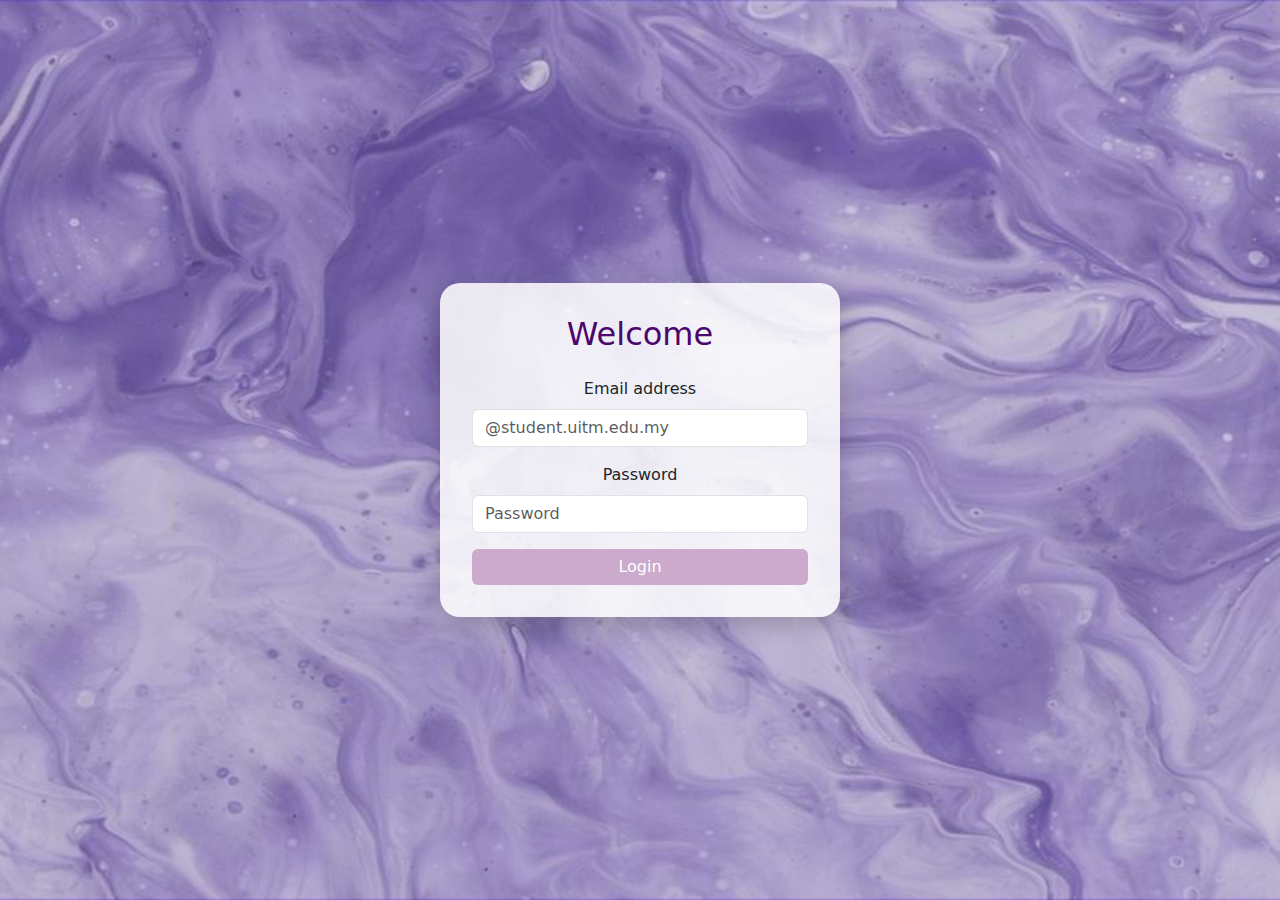
<file: index.html>
<!DOCTYPE html>
<html lang="en">
<head>
  <meta charset="UTF-8">
  <meta name="viewport" content="width=device-width, initial-scale=1.0">
  <title>EduTask Manager - Login</title>
  <!-- Bootstrap 5 CSS -->
  <link href="https://cdn.jsdelivr.net/npm/bootstrap@5.3.2/dist/css/bootstrap.min.css" rel="stylesheet">

  <style>
    /* Background image */
    body {
      background-image: url('pic/indexbg.jpg'); /* pastikan gambar ada dalam folder 'pic' */
      background-size: cover;
      background-position: center;
    }

    /* size login */
    .login-container {
      height: 100vh;
    }

    /* Form box style */
    .login-card {
      background-color: rgba(255, 255, 255, 0.85); /* sedikit transparent */
      padding: 2rem;
      border-radius: 20px;
      box-shadow: 0 8px 25px rgba(0,0,0,0.2);
      width: 100%;
      max-width: 400px;
    }

    /* Button login*/
    .btn-pastel {
      background-color: #CBAACB;
      color: #fff;
      border: none;
    }

    .btn-pastel:hover {
      background-color: #B992B9;
    }

    h2 {
      color: #4b076b;
    }
  </style>
</head>
<body>

  <div class="login-container d-flex justify-content-center align-items-center vh-100">
    <div class="login-card text-center">
      <h2 class="mb-4">Welcome</h2>
      <form id="loginForm">
        <div class="mb-3">
          <label for="email" class="form-label">Email address</label>
          <input type="email" class="form-control" id="email" placeholder="@student.uitm.edu.my">
          <div id="emailError" class="text-danger small mt-1" style="display:none;"></div>
        </div>
        <div class="mb-3">
          <label for="password" class="form-label">Password</label>
          <input type="password" class="form-control" id="password" placeholder="Password">
          <div id="passwordError" class="text-danger small mt-1" style="display:none;"></div>
        </div>
        <div class="d-grid">
          <button type="button" id="loginBtn" class="btn btn-pastel">Login</button>
        </div>
      </form>
    </div>
  </div>

  <!-- Bootstrap JS -->
  <script src="https://cdn.jsdelivr.net/npm/bootstrap@5.3.2/dist/js/bootstrap.bundle.min.js"></script>
  <!-- Custom JS -->
  <script src="app.js"></script>
  <script>
    document.getElementById('loginBtn').addEventListener('click', function() {
      const emailInput = document.getElementById('email');
      const passwordInput = document.getElementById('password');
      const emailError = document.getElementById('emailError');
      const passwordError = document.getElementById('passwordError');
      let valid = true;
      // Email validation
      const email = emailInput.value.trim();
      const emailPattern = /^[a-zA-Z0-9._%+-]+@student\.uitm\.edu\.my$/;
      if (!emailPattern.test(email)) {
        emailError.textContent = 'Please enter a valid @student.uitm.edu.my email.';
        emailError.style.display = 'block';
        valid = false;
      } else {
        emailError.style.display = 'none';
      }
      // Password validation (example: password must be 'uitm123')
      const password = passwordInput.value;
      if (password !== 'uitm123') {
        passwordError.textContent = 'Incorrect password.';
        passwordError.style.display = 'block';
        valid = false;
      } else {
        passwordError.style.display = 'none';
      }
      // If valid, redirect (simulate login)
      if (valid) {
        window.location.href = 'dashboard.html';
      }
    });
  </script>
</body>
</html>
</file>
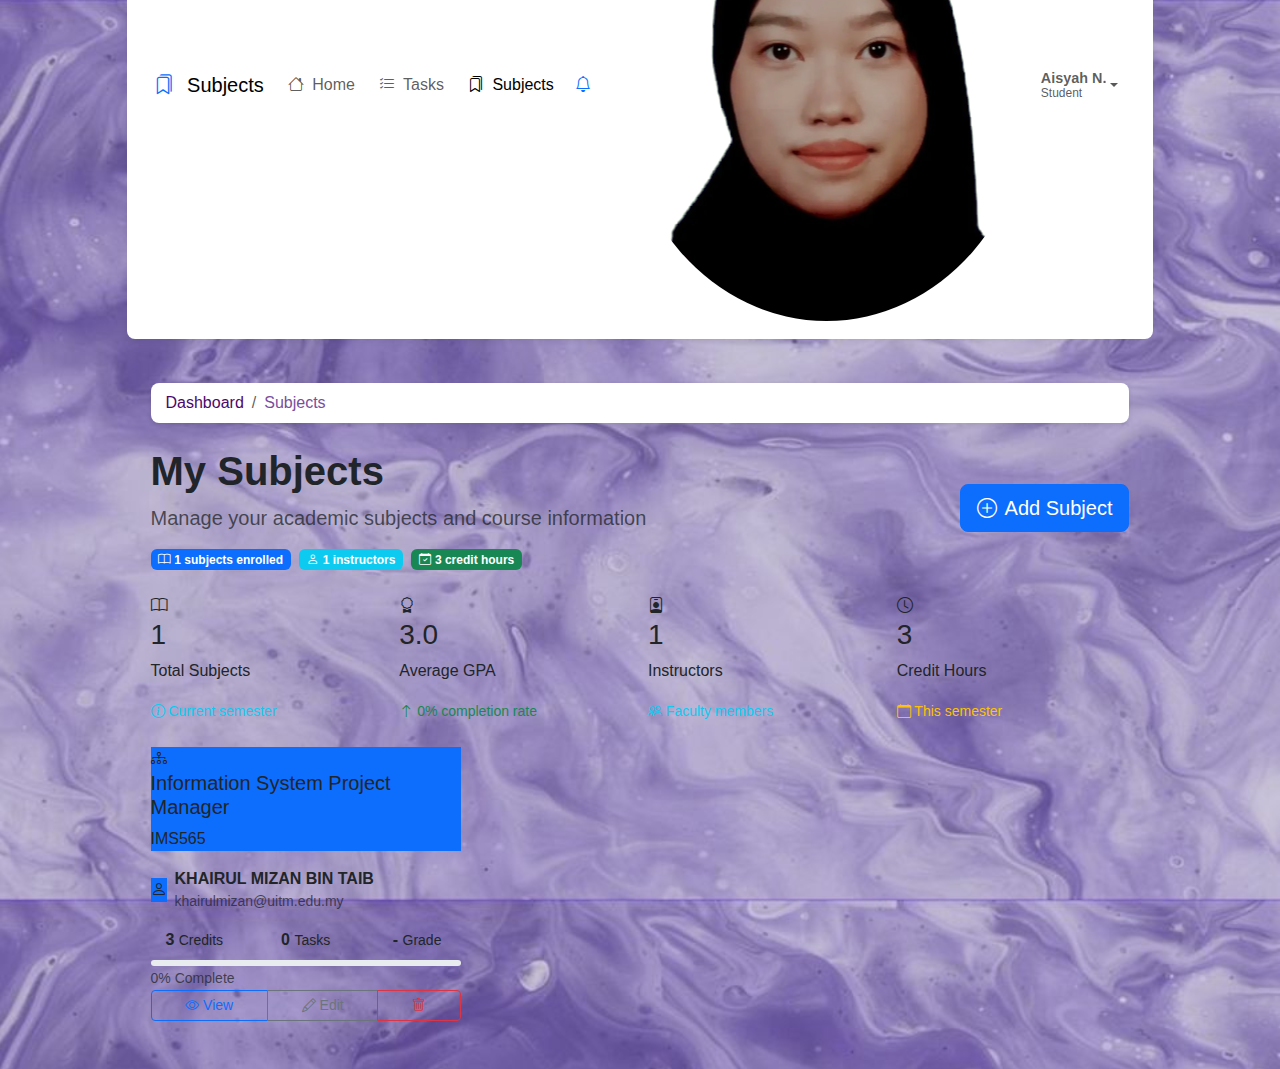
<file: subjects.html>
<!DOCTYPE html>
<html lang="en">
<head>
  <meta charset="UTF-8">
  <meta name="viewport" content="width=device-width, initial-scale=1.0">
  <title>EduTask Manager- Subjects</title>
  <link href="https://cdn.jsdelivr.net/npm/bootstrap@5.3.2/dist/css/bootstrap.min.css" rel="stylesheet">
  <link href="https://cdn.jsdelivr.net/npm/bootstrap-icons@1.11.1/font/bootstrap-icons.css" rel="stylesheet">
  <link rel="stylesheet" href="css/style.css">
</head>
<body data-page="subjects" class="dashboard-body">

<div class="app-container d-flex">
  <!-- Mobile Toggle Button (already present in navbar, so skip duplicate) -->

  <!-- Sidebar -->
  <div class="offcanvas offcanvas-start d-lg-block sidebar-wrapper" tabindex="-1" id="sidebarOffcanvas">
    <div class="offcanvas-header d-lg-none">
      <h5 class="offcanvas-title text-white">Menu</h5>
      <button type="button" class="btn-close btn-close-white" data-bs-dismiss="offcanvas"></button>
    </div>
    <nav class="sidebar bg-gradient-purple p-3 h-100">
      <div class="sidebar-brand mb-4">
        <h4 class="text-white fw-bold mb-0">
          <i class="bi bi-check-circle-fill me-2"></i>
          Task Manager
        </h4>
      </div>
      <ul class="nav flex-column sidebar-nav">
        <li class="nav-item mb-2">
          <a href="dashboard.html" class="nav-link">
            <i class="bi bi-speedometer2 me-2"></i> 
            <span>Dashboard</span>
          </a>
        </li>
        <li class="nav-item mb-2">
          <a href="tasks.html" class="nav-link">
            <i class="bi bi-list-check me-2"></i> 
            <span>Tasks</span>
          </a>
        </li>
        <li class="nav-item mb-2">
          <a href="subjects.html" class="nav-link active">
            <i class="bi bi-bookmarks me-2"></i> 
            <span>Subjects</span>
          </a>
        </li>
        <li class="nav-item mb-2">
          <a href="profile.html" class="nav-link">
            <i class="bi bi-person-badge me-2"></i> 
            <span>Profile</span>
          </a>
        </li>
      </ul>
      <div class="sidebar-footer mt-auto pt-3">
        <a href="index.html" class="nav-link logout-link">
          <i class="bi bi-box-arrow-right me-2"></i> 
          <span>Logout</span>
        </a>
      </div>
    </nav>
  </div>

  <!-- Main Content Area -->
<div class="main-content flex-grow-1">
    <!-- TOP NAVBAR -->
    <header class="top-navbar navbar navbar-expand-lg">
      <div class="container-fluid">
        <div class="d-flex align-items-center">
          <button class="btn d-lg-none me-2 mobile-sidebar-toggle" type="button" data-bs-toggle="offcanvas" data-bs-target="#sidebarOffcanvas">
            <i class="bi bi-list"></i>
          </button>
          <h4 class="navbar-brand mb-0">
            <i class="bi bi-bookmarks me-2 text-primary"></i>
            Subjects
          </h4>
        </div>

        <!-- Navbar Center - Navigation Links -->
        <div class="navbar-nav d-flex flex-row align-items-center gap-2 d-none d-lg-flex">
          <div class="nav-item">
            <a class="nav-link" href="dashboard.html">
              <i class="bi bi-house me-1"></i>
              <span class="d-none d-xl-inline">Home</span>
            </a>
          </div>
          <div class="nav-item">
            <a class="nav-link" href="tasks.html">
              <i class="bi bi-list-check me-1"></i>
              <span class="d-none d-xl-inline">Tasks</span>
            </a>
          </div>
          <div class="nav-item">
            <a class="nav-link active" href="subjects.html">
              <i class="bi bi-bookmarks me-1"></i>
              <span class="d-none d-xl-inline">Subjects</span>
            </a>
          </div>
        </div>

        <!-- Navbar Right - User Actions -->
        <div class="navbar-nav d-flex flex-row align-items-center gap-2">

          <!-- Notifications -->
          <div class="nav-item dropdown">
            <button class="btn btn-link position-relative notification-btn" type="button" data-bs-toggle="dropdown">
              <i class="bi bi-bell"></i>
              <span class="position-absolute top-0 start-100 translate-middle badge rounded-pill bg-danger notification-badge">3</span>
            </button>
            <ul class="dropdown-menu dropdown-menu-end" style="width: 320px;">
              <li class="dropdown-header d-flex justify-content-between align-items-center">
                <span class="fw-bold">Notifications</span>
                <button class="btn btn-sm btn-link text-primary p-0">Mark all read</button>
              </li>
              <li><hr class="dropdown-divider"></li>
              <li>
                <a class="dropdown-item py-3" href="#">
                  <div class="d-flex">
                    <div class="flex-shrink-0 me-3">
                      <div class="bg-warning rounded-circle d-flex align-items-center justify-content-center" style="width: 32px; height: 32px;">
                        <i class="bi bi-clock text-white"></i>
                      </div>
                    </div>
                    <div class="flex-grow-1">
                      <strong>Assignment Due Soon</strong>
                      <div class="text-muted small">Web Design project due in 2 hours</div>
                      <div class="text-muted small">2 minutes ago</div>
                    </div>
                  </div>
                </a>
              </li>
              <li>
                <a class="dropdown-item py-3" href="#">
                  <div class="d-flex">
                    <div class="flex-shrink-0 me-3">
                      <div class="bg-success rounded-circle d-flex align-items-center justify-content-center" style="width: 32px; height: 32px;">
                        <i class="bi bi-check text-white"></i>
                      </div>
                    </div>
                    <div class="flex-grow-1">
                      <strong>Task Completed</strong>
                      <div class="text-muted small">Research paper submitted successfully</div>
                      <div class="text-muted small">1 hour ago</div>
                    </div>
                  </div>
                </a>
              </li>
              <li>
                <a class="dropdown-item py-3" href="#">
                  <div class="d-flex">
                    <div class="flex-shrink-0 me-3">
                      <div class="bg-primary rounded-circle d-flex align-items-center justify-content-center" style="width: 32px; height: 32px;">
                        <i class="bi bi-calendar text-white"></i>
                      </div>
                    </div>
                    <div class="flex-grow-1">
                      <strong>New Class Schedule</strong>
                      <div class="text-muted small">LCC501 moved to Room A102</div>
                      <div class="text-muted small">3 hours ago</div>
                    </div>
                  </div>
                </a>
              </li>
              <li><hr class="dropdown-divider"></li>
              <li><a class="dropdown-item text-center text-primary" href="#">View all notifications</a></li>
            </ul>
          </div>
          <!-- Profile Dropdown -->
          <div class="nav-item dropdown">
            <a class="nav-link dropdown-toggle d-flex align-items-center" href="#" role="button" data-bs-toggle="dropdown">
              <img src="pic/profileid.png" class="profile-avatar rounded-circle me-2" alt="Profile">
              <div class="d-none d-md-block text-start">
                <div class="fw-bold" style="font-size: 0.9rem; line-height: 1.2;">Aisyah N.</div>
                <div class="text-muted" style="font-size: 0.75rem; line-height: 1;">Student</div>
              </div>
            </a>
            <ul class="dropdown-menu dropdown-menu-end">
              <li class="dropdown-header">
                <div class="d-flex align-items-center">
                  <img src="pic/profileid.png" class="rounded-circle me-2" width="40" height="40" alt="Profile">
                  <div>
                    <div class="fw-bold">Aisyah Nadhirah</div>
                    <div class="text-muted small">2025180137</div>
                  </div>
                </div>
              </li>
              <li><hr class="dropdown-divider"></li>
              <li><a class="dropdown-item" href="profile.html"><i class="bi bi-person me-2"></i>My Profile</a></li>
              <li><hr class="dropdown-divider"></li>
              <li><a class="dropdown-item text-danger" href="index.html"><i class="bi bi-box-arrow-right me-2"></i>Sign Out</a></li>
            </ul>
          </div>
      </div>
    </header>

    <!-- Content -->
    <main class="content-wrapper p-3 p-lg-4">
      <!-- Breadcrumb -->
      <nav aria-label="breadcrumb" class="mb-4">
        <ol class="breadcrumb custom-breadcrumb" id="breadcrumb">
          <!-- JS will populate breadcrumb here -->
        </ol>
      </nav>

      <!-- Page Header -->
      <div class="page-header mb-4">
        <div class="row align-items-center">
          <div class="col-md-8">
            <h1 class="display-6 fw-bold text-gradient mb-2">My Subjects</h1>
            <p class="lead text-muted mb-3">Manage your academic subjects and course information</p>
            <div class="d-flex flex-wrap gap-2">
              <span class="badge bg-primary" id="headerSubjectsBadge"><i class="bi bi-book me-1"></i><span class="header-subjects-count">0</span> subjects enrolled</span>
              <span class="badge bg-info" id="headerInstructorsBadge"><i class="bi bi-person me-1"></i><span class="header-instructors-count">0</span> instructors</span>
              <span class="badge bg-success" id="headerCreditsBadge"><i class="bi bi-calendar-check me-1"></i><span class="header-credits-count">0</span> credit hours</span>
            </div>
          </div>
          <div class="col-md-4 text-end">
            <button class="btn btn-primary btn-lg" data-bs-toggle="modal" data-bs-target="#addSubjectModal">
              <i class="bi bi-plus-circle me-2"></i>Add Subject
            </button>
          </div>
        </div>
      </div>

      <!-- Subject Stats -->
      <div class="row g-3 mb-4">
        <div class="col-lg-3 col-md-6">
          <div class="stats-card stats-primary">
            <div class="stats-icon">
              <i class="bi bi-book"></i>
            </div>
            <div class="stats-content">
              <h3 class="stats-number">5</h3>
              <p class="stats-label">Total Subjects</p>
              <small class="stats-change text-info">
                <i class="bi bi-info-circle"></i> Current semester
              </small>
            </div>
          </div>
        </div>
        <div class="col-lg-3 col-md-6">
          <div class="stats-card stats-success">
            <div class="stats-icon">
              <i class="bi bi-award"></i>
            </div>
            <div class="stats-content">
              <h3 class="stats-number">4.2</h3>
              <p class="stats-label">Average GPA</p>
              <small class="stats-change text-success">
                <i class="bi bi-arrow-up"></i> +0.3 from last sem
              </small>
            </div>
          </div>
        </div>
        <div class="col-lg-3 col-md-6">
          <div class="stats-card stats-info">
            <div class="stats-icon">
              <i class="bi bi-person-badge"></i>
            </div>
            <div class="stats-content">
              <h3 class="stats-number">4</h3>
              <p class="stats-label">Instructors</p>
              <small class="stats-change text-info">
                <i class="bi bi-people"></i> Faculty members
              </small>
            </div>
          </div>
        </div>
        <div class="col-lg-3 col-md-6">
          <div class="stats-card stats-warning">
            <div class="stats-icon">
              <i class="bi bi-clock"></i>
            </div>
            <div class="stats-content">
              <h3 class="stats-number">18</h3>
              <p class="stats-label">Credit Hours</p>
              <small class="stats-change text-warning">
                <i class="bi bi-calendar"></i> This semester
              </small>
            </div>
          </div>
        </div>
      </div>

      <!-- Subject Cards Grid -->
<div id="subjectCardGrid" class="row g-4 mb-4"></div>


    </main>
  </div>

<!-- Add Subject Modal -->
<div class="modal fade" id="addSubjectModal" tabindex="-1" aria-labelledby="addSubjectModalLabel" aria-hidden="true">
  <div class="modal-dialog modal-lg modal-dialog-centered">
    <div class="modal-content">
      <div class="modal-header">
        <h5 class="modal-title" id="addSubjectModalLabel">
          <i class="bi bi-plus-circle me-2"></i>
          Add New Subject
        </h5>
        <button type="button" class="btn-close" data-bs-dismiss="modal" aria-label="Close"></button>
      </div>
      <div class="modal-body">
        <form id="addSubjectForm">
          <div class="row">
            <div class="col-md-8">
              <div class="mb-3">
                <label for="subjectName" class="form-label">Subject Name</label>
                <input type="text" class="form-control" id="subjectName" placeholder="Enter subject name..." required>
              </div>
            </div>
            <div class="col-md-4">
              <div class="mb-3">
                <label for="subjectCode" class="form-label">Subject Code</label>
                <input type="text" class="form-control" id="subjectCode" placeholder="e.g., CS101" required>
              </div>
            </div>
          </div>
          
          <div class="mb-3">
            <label for="subjectDescription" class="form-label">Description</label>
            <textarea class="form-control" id="subjectDescription" rows="3" placeholder="Brief description of the subject..."></textarea>
          </div>
          
          <div class="row">
            <div class="col-md-6">
              <div class="mb-3">
                <label for="instructor" class="form-label">Instructor Name</label>
                <input type="text" class="form-control" id="instructor" placeholder="Dr. John Smith" required>
              </div>
            </div>
            <div class="col-md-6">
              <div class="mb-3">
                <label for="instructorEmail" class="form-label">Instructor Email</label>
                <input type="email" class="form-control" id="instructorEmail" placeholder="instructor@uitm.edu.my">
              </div>
            </div>
          </div>
          
          <div class="row">
            <div class="col-md-4">
              <div class="mb-3">
                <label for="subjectCredits" class="form-label">Credit Hours</label>
                <select class="form-select" id="subjectCredits" required>
                  <option value="">Select credits...</option>
                  <option value="1">1 Credit</option>
                  <option value="2">2 Credits</option>
                  <option value="3">3 Credits</option>
                  <option value="4">4 Credits</option>
                  <option value="6">6 Credits</option>
                </select>
              </div>
            </div>
            <div class="col-md-4">
              <div class="mb-3">
                <label for="subjectSemester" class="form-label">Semester</label>
                <select class="form-select" id="subjectSemester" required>
                  <option value="">Select semester...</option>
                  <option value="1">Semester 1</option>
                  <option value="2">Semester 2</option>
                  <option value="3">Semester 3</option>
                  <option value="summer">Summer</option>
                </select>
              </div>
            </div>
            <div class="col-md-4">
              <div class="mb-3">
                <label for="subjectYear" class="form-label">Academic Year</label>
                <input type="text" class="form-control" id="subjectYear" placeholder="2024/2025" required>
              </div>
            </div>
          </div>
          
          <div class="row">
            <div class="col-md-6">
              <div class="mb-3">
                <label for="subjectDays" class="form-label">Class Days</label>
                <input type="text" class="form-control" id="subjectDays" placeholder="Mon, Wed, Fri">
              </div>
            </div>
            <div class="col-md-6">
              <div class="mb-3">
                <label for="subjectTime" class="form-label">Class Time</label>
                <input type="text" class="form-control" id="subjectTime" placeholder="10:00 AM - 12:00 PM">
              </div>
            </div>
          </div>
          
          <div class="mb-3">
            <label for="subjectRoom" class="form-label">Classroom</label>
            <input type="text" class="form-control" id="subjectRoom" placeholder="Room A101, Building 2">
          </div>
          
          <div class="row">
            <div class="col-md-6">
              <div class="mb-3">
                <label for="subjectColor" class="form-label">Color Theme</label>
                <select class="form-select" id="subjectColor">
                  <option value="primary">Blue (Primary)</option>
                  <option value="info">Cyan (Info)</option>
                  <option value="success">Green (Success)</option>
                  <option value="warning">Yellow (Warning)</option>
                  <option value="danger">Red (Danger)</option>
                  <option value="secondary">Gray (Secondary)</option>
                </select>
              </div>
            </div>
            <div class="col-md-6">
              <div class="mb-3">
                <label for="subjectIcon" class="form-label">Icon</label>
                <select class="form-select" id="subjectIcon">
                  <option value="bi-book">📚 Book</option>
                  <option value="bi-cpu">💻 Computer</option>
                  <option value="bi-palette">🎨 Design</option>
                  <option value="bi-calculator">🧮 Mathematics</option>
                  <option value="bi-search">🔍 Research</option>
                  <option value="bi-graph-up">📊 Analytics</option>
                  <option value="bi-globe">🌐 Web</option>
                  <option value="bi-lightbulb">💡 Innovation</option>
                </select>
              </div>
            </div>  
          </div>
        </form>
      </div>
      <div class="modal-footer">
        <button type="button" class="btn btn-secondary" data-bs-dismiss="modal">Cancel</button>
        <button type="submit" form="addSubjectForm" class="btn btn-primary">
          <i class="bi bi-check-circle me-1"></i>
          Add Subject
        </button>
      </div>
    </div>
  </div>
</div>


<!-- Edit Subject Modal -->
<div class="modal fade" id="editSubjectModal" tabindex="-1" aria-labelledby="editSubjectModalLabel" aria-hidden="true">
  <div class="modal-dialog modal-lg modal-dialog-centered">
    <div class="modal-content">
      <div class="modal-header">
        <h5 class="modal-title" id="editSubjectModalLabel">
          <i class="bi bi-pencil me-2"></i>
          Edit Subject
        </h5>
        <button type="button" class="btn-close" data-bs-dismiss="modal" aria-label="Close"></button>
      </div>
      <div class="modal-body">
        <form id="editSubjectForm">
          <input type="hidden" id="editSubjectIndex">
          <div class="row">
            <div class="col-md-8">
              <div class="mb-3">
                <label for="editSubjectName" class="form-label">Subject Name</label>
                <input type="text" class="form-control" id="editSubjectName" required>
              </div>
            </div>
            <div class="col-md-4">
              <div class="mb-3">
                <label for="editSubjectCode" class="form-label">Subject Code</label>
                <input type="text" class="form-control" id="editSubjectCode" required>
              </div>
            </div>
          </div>
          <div class="mb-3">
            <label for="editSubjectDescription" class="form-label">Description</label>
            <textarea class="form-control" id="editSubjectDescription" rows="3"></textarea>
          </div>
          <div class="row">
            <div class="col-md-6">
              <div class="mb-3">
                <label for="editInstructor" class="form-label">Instructor Name</label>
                <input type="text" class="form-control" id="editInstructor" required>
              </div>
            </div>
            <div class="col-md-6">
              <div class="mb-3">
                <label for="editInstructorEmail" class="form-label">Instructor Email</label>
                <input type="email" class="form-control" id="editInstructorEmail">
              </div>
            </div>
          </div>
          <div class="row">
            <div class="col-md-4">
              <div class="mb-3">
                <label for="editSubjectCredits" class="form-label">Credit Hours</label>
                <select class="form-select" id="editSubjectCredits" required>
                  <option value="1">1 Credit</option>
                  <option value="2">2 Credits</option>
                  <option value="3">3 Credits</option>
                  <option value="4">4 Credits</option>
                  <option value="6">6 Credits</option>
                </select>
              </div>
            </div>
            <div class="col-md-4">
              <div class="mb-3">
                <label for="editSubjectSemester" class="form-label">Semester</label>
                <select class="form-select" id="editSubjectSemester" required>
                  <option value="1">Semester 1</option>
                  <option value="2">Semester 2</option>
                  <option value="3">Semester 3</option>
                  <option value="summer">Summer</option>
                </select>
              </div>
            </div>
            <div class="col-md-4">
              <div class="mb-3">
                <label for="editSubjectYear" class="form-label">Academic Year</label>
                <input type="text" class="form-control" id="editSubjectYear" required>
              </div>
            </div>
          </div>
          <div class="row">
            <div class="col-md-6">
              <div class="mb-3">
                <label for="editSubjectDays" class="form-label">Class Days</label>
                <input type="text" class="form-control" id="editSubjectDays">
              </div>
            </div>
            <div class="col-md-6">
              <div class="mb-3">
                <label for="editSubjectTime" class="form-label">Class Time</label>
                <input type="text" class="form-control" id="editSubjectTime">
              </div>
            </div>
          </div>
          <div class="mb-3">
            <label for="editSubjectRoom" class="form-label">Classroom</label>
            <input type="text" class="form-control" id="editSubjectRoom">
          </div>
          <div class="row">
            <div class="col-md-6">
              <div class="mb-3">
                <label for="editSubjectColor" class="form-label">Color Theme</label>
                <select class="form-select" id="editSubjectColor">
                  <option value="primary">Blue (Primary)</option>
                  <option value="info">Cyan (Info)</option>
                  <option value="success">Green (Success)</option>
                  <option value="warning">Yellow (Warning)</option>
                  <option value="danger">Red (Danger)</option>
                  <option value="secondary">Gray (Secondary)</option>
                </select>
              </div>
            </div>
            <div class="col-md-6">
              <div class="mb-3">
                <label for="editSubjectIcon" class="form-label">Icon</label>
                <select class="form-select" id="editSubjectIcon">
                  <option value="bi-book">📚 Book</option>
                  <option value="bi-cpu">💻 Computer</option>
                  <option value="bi-palette">🎨 Design</option>
                  <option value="bi-calculator">🧮 Mathematics</option>
                  <option value="bi-search">🔍 Research</option>
                  <option value="bi-graph-up">📊 Analytics</option>
                  <option value="bi-globe">🌐 Web</option>
                  <option value="bi-lightbulb">💡 Innovation</option>
                </select>
              </div>
            </div>
          </div>
        </form>
      </div>
      <div class="modal-footer">
        <button type="button" class="btn btn-secondary" data-bs-dismiss="modal">Cancel</button>
        <button type="submit" form="editSubjectForm" class="btn btn-primary">
          <i class="bi bi-check-circle me-1"></i>
          Save Changes
        </button>
      </div>
    </div>
  </div>
</div>

<!-- View Subject Modal -->
<div class="modal fade" id="viewSubjectModal" tabindex="-1" aria-labelledby="viewSubjectModalLabel" aria-hidden="true">
  <div class="modal-dialog modal-lg modal-dialog-centered">
    <div class="modal-content">
      <div class="modal-header">
        <h5 class="modal-title" id="viewSubjectModalLabel">
          <i class="bi bi-eye me-2"></i>
          Subject Details
        </h5>
        <button type="button" class="btn-close" data-bs-dismiss="modal" aria-label="Close"></button>
      </div>
      <div class="modal-body">
        <div id="viewSubjectDetails"></div>
      </div>
      <div class="modal-footer">
        <button type="button" class="btn btn-secondary" data-bs-dismiss="modal">Close</button>
      </div>
    </div>
  </div>
</div>

  <!-- Bootstrap JS -->
  <script src="https://cdn.jsdelivr.net/npm/bootstrap@5.3.2/dist/js/bootstrap.bundle.min.js"></script>
  <!-- Custom JS -->
  <script src="app.js"></script>
</body>
</html>
</file>
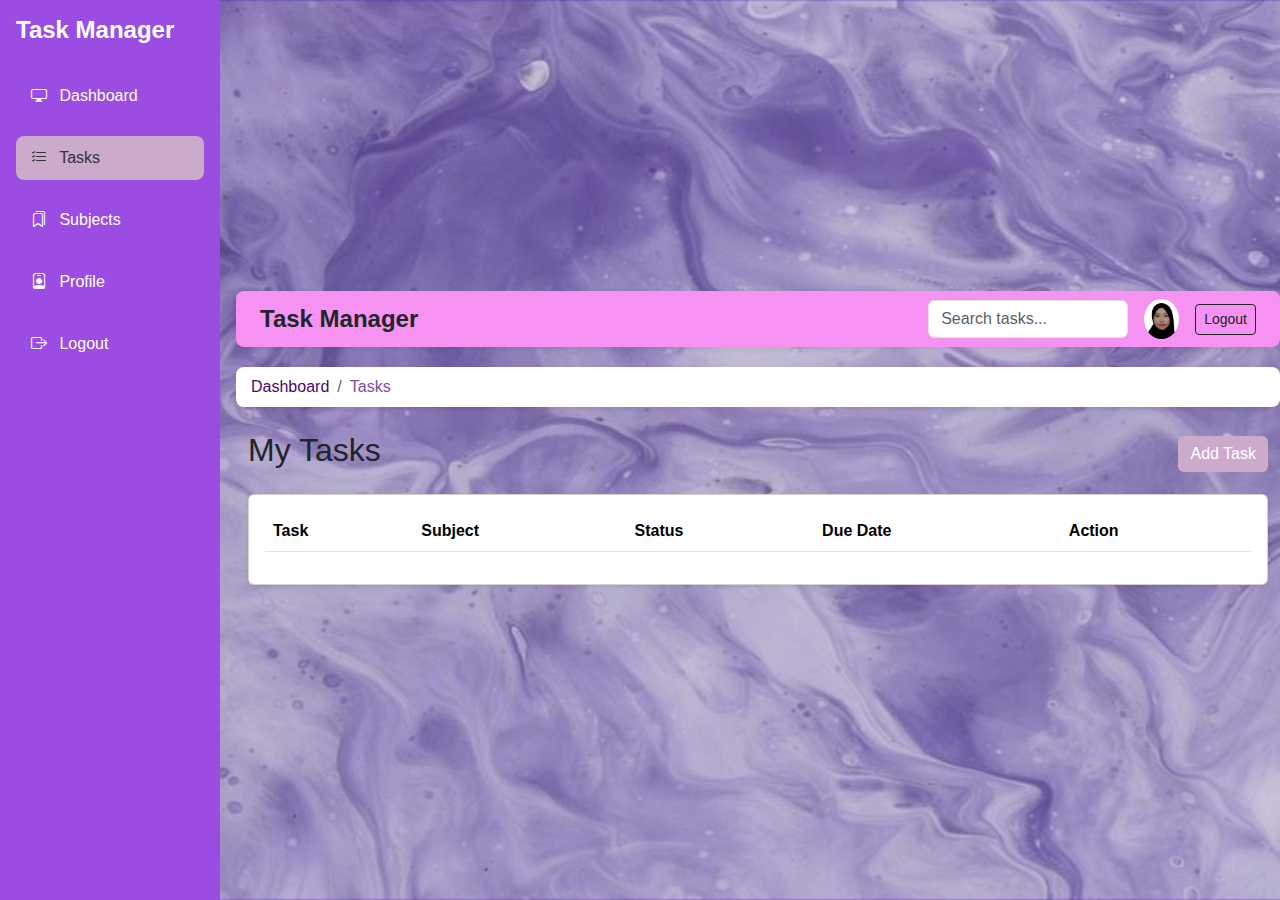
<file: tasks.html>
<!DOCTYPE html>
<html lang="en">
<head>
  <meta charset="UTF-8">
  <meta name="viewport" content="width=device-width, initial-scale=1.0">
  <title>Student Task Manager - Tasks</title>
  <!-- Bootstrap 5 CSS -->
  <link href="https://cdn.jsdelivr.net/npm/bootstrap@5.3.2/dist/css/bootstrap.min.css" rel="stylesheet">
  <link href="https://cdn.jsdelivr.net/npm/bootstrap-icons@1.11.1/font/bootstrap-icons.css" rel="stylesheet">
  <!-- Custom CSS -->
  <link rel="stylesheet" href="css/style.css">
</head>
<body class="bg-light-pastel" data-page="tasks">

 <!-- Sidebar -->
  <nav class="sidebar bg-purple p-3">
    <h4 class="text-white fw-bold mb-4">Task Manager</h4>
    <ul class="nav flex-column">
      <li class="nav-item mb-2"><a href="dashboard.html" class="nav-link"><i class="bi bi-display me-2"></i> Dashboard</a></li>
      <li class="nav-item mb-2"><a href="tasks.html" class="nav-link active"><i class="bi bi-list-check me-2"></i> Tasks</a></li>
      <li class="nav-item mb-2"><a href="subjects.html" class="nav-link"><i class="bi bi-bookmarks me-2"></i> Subjects</a></li>
      <li class="nav-item mb-2"><a href="profile.html" class="nav-link"><i class="bi bi-person-badge me-2"></i> Profile</a></li>
      <li class="nav-item mb-2"><a href="index.html" class="nav-link"><i class="bi bi-box-arrow-right me-2"></i> Logout</a></li>
    </ul>
  </nav>

  <!-- Main Content + Right Column -->
  <div class="flex-grow-1 ms-3">
    
<!-- TOP NAVBAR -->
<nav class="top-navbar d-flex align-items-center justify-content-between px-4 py-2" style="background-color: #f692f1;">
    <h4 class="m-0 fw-bold">Task Manager</h4>

    <div class="d-flex align-items-center gap-3">
        <!-- Search -->
        <input type="text" class="form-control search-bar" placeholder="Search tasks..." style="max-width: 200px;">

        <!-- Profile (clickable) -->
        <a href="profile.html">
            <img src="pic/profileid.png" class="profile-icon rounded-circle" width="35" alt="Profile">
        </a>

        <!-- Logout -->
        <a href="index.html" class="btn btn-outline-dark btn-sm">Logout</a>
    </div>
</nav>
<nav aria-label="breadcrumb">
  <ol class="breadcrumb" id="breadcrumb">
    <!-- JS akan populate breadcrumb di sini -->
  </ol>
</nav>
  <!-- Tasks Content -->
  <div class="container my-4">
    <div class="d-flex justify-content-between align-items-center mb-3">
      <h2 class="text-dark">My Tasks</h2>
      <button class="btn btn-primary btn-pastel" data-bs-toggle="modal" data-bs-target="#addTaskModal">Add Task</button>
    </div>

    <!-- Tasks Table -->
    <div class="card p-3 shadow-sm">
      <div class="table-responsive">
        <table class="table table-hover">
          <thead>
            <tr>
              <th>Task</th>
              <th>Subject</th>
              <th>Status</th>
              <th>Due Date</th>
              <th>Action</th>
            </tr>
          </thead>
          <tbody id="taskTable">
            <tr>
              <td>Complete Assignment 1</td>
              <td>Web Design</td>
              <td><span class="badge bg-success">Completed</span></td>
              <td>2025-12-05</td>
              <td>
                <button class="btn btn-sm btn-secondary">Edit</button>
                <button class="btn btn-sm btn-danger">Delete</button>
              </td>
            </tr>
            <tr>
              <td>Study for LCC501</td>
              <td>IT Fundamentals</td>
              <td><span class="badge bg-warning text-dark">Pending</span></td>
              <td>2025-12-07</td>
              <td>
                <button class="btn btn-sm btn-secondary">Edit</button>
                <button class="btn btn-sm btn-danger">Delete</button>
              </td>
            </tr>
          </tbody>
        </table>
      </div>
    </div>
  </div>

  <!-- Add Task Modal -->
  <div class="modal fade" id="addTaskModal" tabindex="-1" aria-hidden="true">
    <div class="modal-dialog">
      <div class="modal-content">
        <div class="modal-header" style="background-color: #CBAACB;">
          <h5 class="modal-title">Add New Task</h5>
          <button type="button" class="btn-close" data-bs-dismiss="modal"></button>
        </div>
        <div class="modal-body">
          <form id="addTaskForm">
            <div class="mb-3">
              <label for="taskName" class="form-label">Task Name</label>
              <input type="text" class="form-control" id="taskName" required>
            </div>
            <div class="mb-3">
              <label for="taskSubject" class="form-label">Subject</label>
              <input type="text" class="form-control" id="taskSubject" required>
            </div>
            <div class="mb-3">
              <label for="taskDue" class="form-label">Due Date</label>
              <input type="date" class="form-control" id="taskDue" required>
            </div>
            <div class="mb-3">
              <label for="taskStatus" class="form-label">Status</label>
              <select class="form-select" id="taskStatus">
                <option value="Pending" selected>Pending</option>
                <option value="Completed">Completed</option>
              </select>
            </div>
            <div class="d-grid">
              <button type="submit" class="btn btn-primary btn-pastel">Add Task</button>
            </div>
          </form>
        </div>
      </div>
    </div>
  </div>

  <!-- Bootstrap JS -->
  <script src="https://cdn.jsdelivr.net/npm/bootstrap@5.3.2/dist/js/bootstrap.bundle.min.js"></script>
  <!-- Custom JS -->
  <script src="app.js"></script>

</body>
</html>
</file>
<file: css/style.css>
.bg-light-pastel { background-color: #f9f7f6; }
.btn-pastel {
  background-color: #CBAACB;
  color: #fff;
}

/* Background gambar */
body {
  background-image: url('../pic/indexbg.jpg'); /* pastikan folder pic ada gambar */
  background-size: cover;
  background-position: center;
  margin: 0;
  font-family: Arial, sans-serif;
  height: 100vh;
  display: flex;
  justify-content: center;
  align-items: center;
}

/* Container untuk form */
.login-container {
  width: 100%;
  max-width: 400px;
}

/* Form box style */
.login-card {
  background-color: rgb(150, 98, 155); /* transparent */
  padding: 2rem;
  border-radius: 20px;
  box-shadow: 0 8px 25px rgba(0,0,0,0.2);
}

/* Button soft purple */
.btn-pastel {
  background-color: #CBAACB;
  color: #fff;
  border: none;
}

.btn-pastel:hover {
  background-color: #B992B9;
}

/* Heading warna ungu */
h2 {
  color: #4b076b;
}

/* Sidebar */
.sidebar {
  width: 220px;
  min-height: 100vh;
  background-color: #9b4de3;
  color: #fff;
}

.sidebar .nav-link {
  color: #fff;
  margin: 5px 0;
  padding: 10px 15px;
  border-radius: 8px;
  transition: 0.3s;
}

.sidebar .nav-link:hover, .sidebar .nav-link.active {
  background-color: #cbaacb;
  color: #333;
}

/* Top Navbar */
.top-navbar {
  background-color: #fff;
  padding: 10px 15px;
  box-shadow: 0 2px 6px rgba(0,0,0,0.08);
  border-radius: 8px;
  margin-bottom: 20px;
}

.search-bar {
  width: 200px;
}

/* Main Section */
.main-section {
  background-color: #e9d8fd;
}

/* Main Image */
.main-img {
  width: 140px;
  margin-right: 15px;
}

/* Cards */
.dash-card {
  padding: 20px;
  background: #fff;
  border-radius: 12px;
  box-shadow: 0 4px 12px rgba(0,0,0,0.08);
  text-align: center;
  transition: 0.3s;
}
.dash-card:hover { transform: translateY(-4px); box-shadow: 0 6px 15px rgba(0,0,0,0.12); }
.dash-card.purple { background-color: #cbaacb; color: #333; }
.dash-card.orange { background-color: #ffd3b6; color: #333; }

/* Charts */
.chart-box {
  background: #fff;
  padding: 15px;
  border-radius: 12px;
  box-shadow: 0 3px 10px rgba(0,0,0,0.08);
}

/* Side Info Box */
.side-info-box {
  background: #f7e8ff;
  padding: 15px;
  border-radius: 12px;
  box-shadow: 0 3px 8px rgba(0,0,0,0.08);
}

.info-box {
  background: #e9d8fd;
  border-radius: 10px;
  padding: 10px;
  text-align: center;
  margin-bottom: 10px;
  transition: 0.3s;
}

.info-box:hover { transform: translateY(-3px); box-shadow: 0 5px 12px rgba(0,0,0,0.12); }
.info-box i { font-size: 24px; color: #9b4de3; margin-bottom: 6px; display: block; }
.info-box a { text-decoration: none; color: #333; }
.info-box a:hover { color: #9b4de3; }

/* Responsive */
@media (max-width: 991px) {
  .sidebar { position: relative; width: 100%; min-height: auto; }
  .top-navbar { margin-left: 0; margin-bottom: 10px; }
}
/* profile section*/
.profile-card {
    transition: transform 0.3s ease, box-shadow 0.3s ease;
    position: relative;
    padding-top: 70px; /* extra space for image */
  }
.breadcrumb {
      background-color: #fff;
      border-radius: 8px;
      padding: 8px 15px;
      box-shadow: 0 2px 5px rgba(0,0,0,0.1);
      margin-bottom: 20px;
    }
    .breadcrumb a {
      text-decoration: none;
      color: #4b076b;
    }
    .breadcrumb a:hover {
      text-decoration: underline;
    }
    .breadcrumb .active {
      color: #7a4d9d;
      font-weight: 500;
    }

  .profile-img-wrapper {
    position: absolute;
    top: -60px; /* half of image height */
    left: 50%;
    transform: translateX(-50%);
    width: 120px;
    height: 120px;
  }

  .profile-img {
    width: 120px;
    height: 120px;
    object-fit: cover;
    border: 5px solid white;
  }

  .profile-btn {
    background: linear-gradient(135deg, #CBAACB, #B992B9);
    color: #fff;
    border: none;
    transition: transform 0.2s ease, background 0.3s ease;
  }

  .profile-btn:hover {
    transform: scale(1.05);
    background: linear-gradient(135deg, #B992B9, #A67EB3);
  }
</file>
